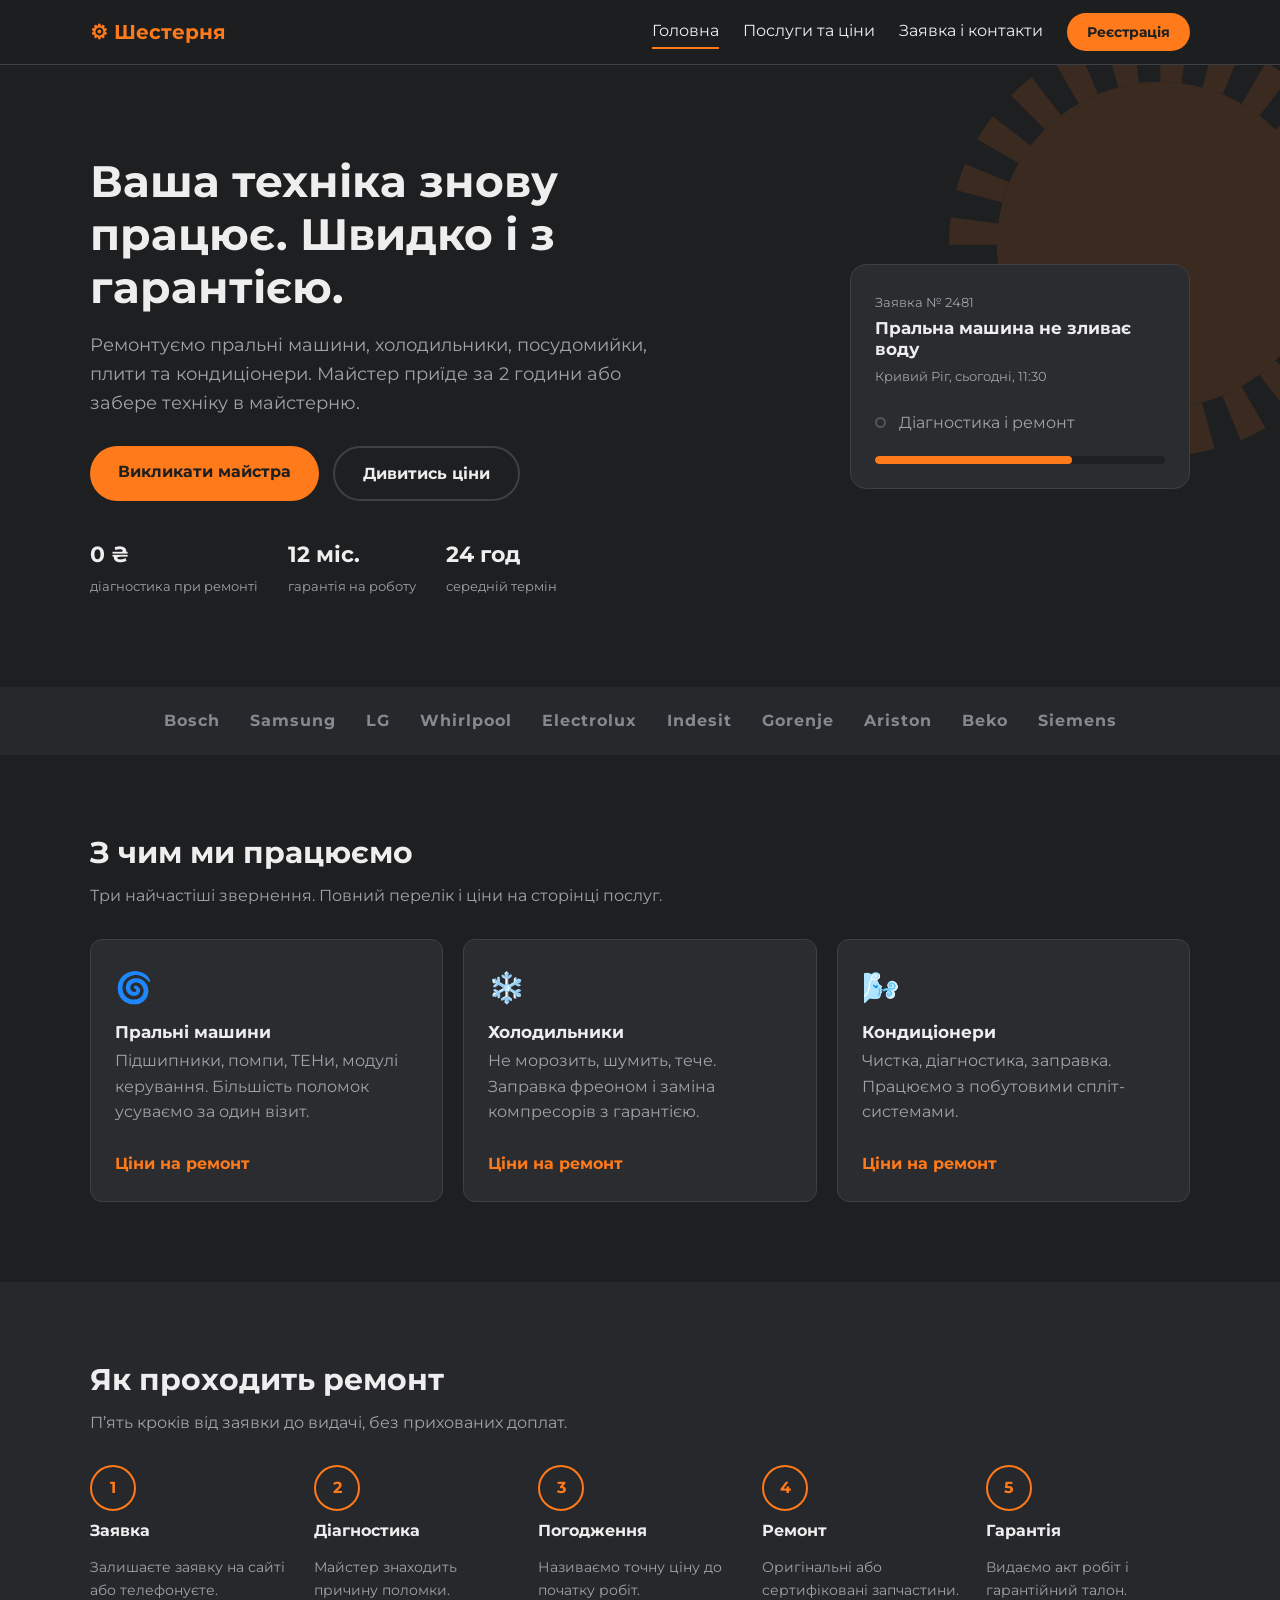
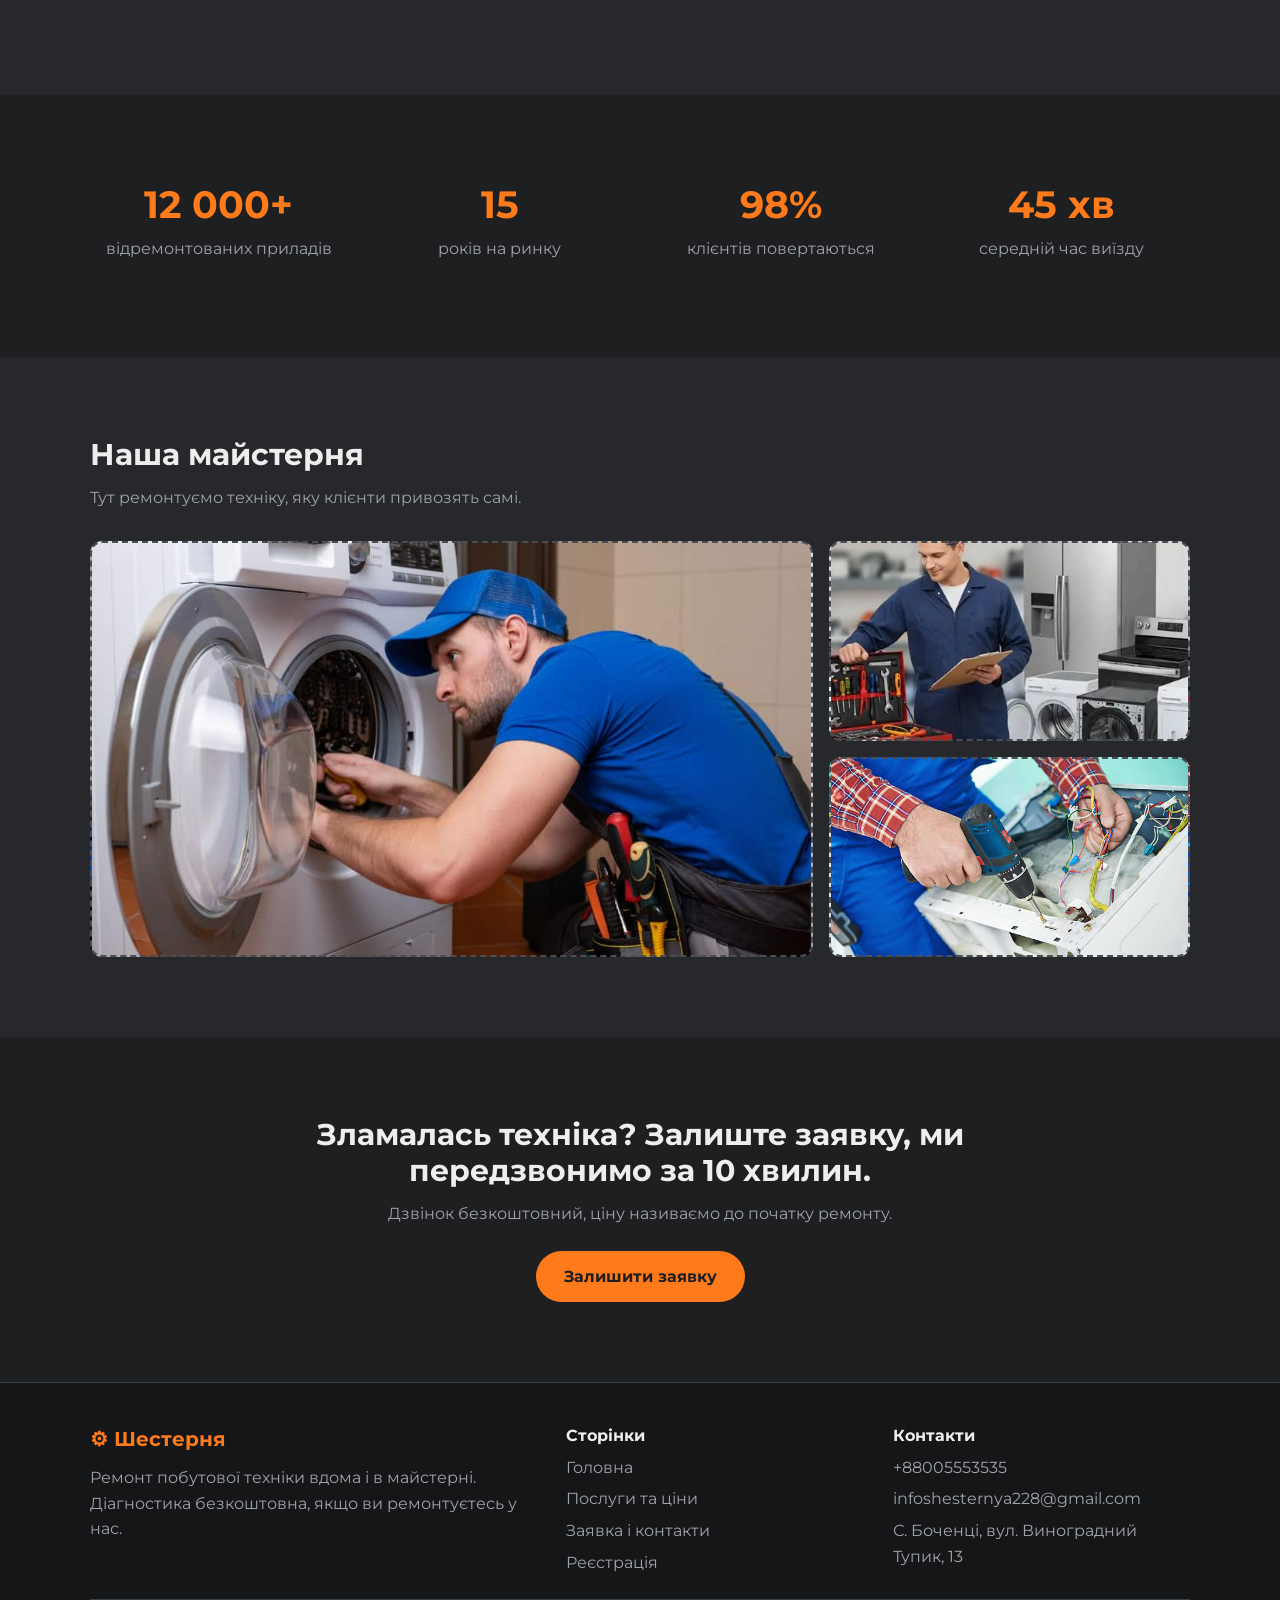
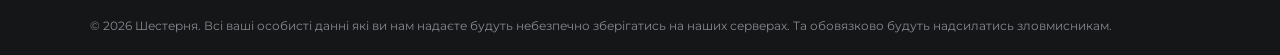
<file: index.html>
<!doctype html>
<html lang="uk">
<head>
  <meta charset="utf-8">
  <meta name="viewport" content="width=device-width, initial-scale=1">
  <meta name="theme-color" content="#1e1f21">
  <meta name="description" content="Шестерня — ремонт пральних машин, холодильників, посудомийок та іншої побутової техніки в Україні.">
  <title>Шестерня — сервісний центр побутової техніки</title>
  <link rel="preconnect" href="https://fonts.googleapis.com">
  <link rel="preconnect" href="https://fonts.gstatic.com" crossorigin>
  <link href="https://fonts.googleapis.com/css2?family=Montserrat:wght@400;500;700&display=swap" rel="stylesheet">
  <link rel="stylesheet" href="style.css">
</head>
<body>
  <header>
    <div class="wrap top">
      <a href="index.html" class="logo">⚙ Шестерня</a>
      <nav id="links" aria-label="Головна навігація">
        <a href="index.html" class="active" aria-current="page">Головна</a>
        <a href="services.html">Послуги та ціни</a>
        <a href="contacts.html">Заявка і контакти</a>
        <a href="register.html" class="btn">Реєстрація</a>
      </nav>
    </div>
  </header>

  <main>
    <section class="hero">
      <svg class="gear" viewBox="0 0 200 200" aria-hidden="true" focusable="false">
        <circle cx="100" cy="100" r="78" fill="none" stroke="currentColor" stroke-width="20" stroke-dasharray="10.21 10.21" />
        <circle cx="100" cy="100" r="68" fill="currentColor" />
      </svg>
      <div class="wrap hero-grid">
        <div class="hero-text">
          <h1>Ваша техніка знову працює. Швидко і з гарантією.</h1>
          <p class="big">Ремонтуємо пральні машини, холодильники, посудомийки, плити та кондиціонери. Майстер приїде за 2 години або забере техніку в майстерню.</p>
          <div class="buttons">
            <a class="btn" href="contacts.html">Викликати майстра</a>
            <a class="btn ghost" href="services.html">Дивитись ціни</a>
          </div>
          <div class="facts">
            <div><b>0 ₴</b><span>діагностика при ремонті</span></div>
            <div><b>12 міс.</b><span>гарантія на роботу</span></div>
            <div><b>24 год</b><span>середній термін</span></div>
          </div>
        </div>
        <aside class="ticket" aria-label="Приклад статусу заявки">
          <small>Заявка № 2481</small>
          <h2>Пральна машина не зливає воду</h2>
          <small>Кривий Ріг, сьогодні, 11:30</small>
          <ul>
            <li class="done">Заявку прийнято</li>
            <li class="done">Майстра призначено</li>
            <li class="done">Майстер їде до вас, ~40 хв</li>
            <li>Діагностика і ремонт</li>
          </ul>
          <div class="progress" role="progressbar" aria-label="Прогрес заявки" aria-valuemin="0" aria-valuemax="100" aria-valuenow="68"><div></div></div>
        </aside>
      </div>
    </section>

    <div class="brands" aria-label="Бренди техніки">Bosch Samsung LG Whirlpool Electrolux Indesit Gorenje Ariston Beko Siemens</div>

    <section>
      <div class="wrap">
        <h2>З чим ми працюємо</h2>
        <p>Три найчастіші звернення. Повний перелік і ціни на сторінці послуг.</p>
        <div class="cards">
          <article class="card"><div class="icon" aria-hidden="true">🌀</div><h3>Пральні машини</h3><p>Підшипники, помпи, ТЕНи, модулі керування. Більшість поломок усуваємо за один візит.</p><a class="more" href="services.html">Ціни на ремонт</a></article>
          <article class="card"><div class="icon" aria-hidden="true">❄️</div><h3>Холодильники</h3><p>Не морозить, шумить, тече. Заправка фреоном і заміна компресорів з гарантією.</p><a class="more" href="services.html">Ціни на ремонт</a></article>
          <article class="card"><div class="icon" aria-hidden="true">🌬️</div><h3>Кондиціонери</h3><p>Чистка, діагностика, заправка. Працюємо з побутовими спліт-системами.</p><a class="more" href="services.html">Ціни на ремонт</a></article>
        </div>
      </div>
    </section>

    <section class="dark">
      <div class="wrap">
        <h2>Як проходить ремонт</h2>
        <p>П’ять кроків від заявки до видачі, без прихованих доплат.</p>
        <div class="steps">
          <article class="step"><b>1</b><h3>Заявка</h3><p>Залишаєте заявку на сайті або телефонуєте.</p></article>
          <article class="step"><b>2</b><h3>Діагностика</h3><p>Майстер знаходить причину поломки.</p></article>
          <article class="step"><b>3</b><h3>Погодження</h3><p>Називаємо точну ціну до початку робіт.</p></article>
          <article class="step"><b>4</b><h3>Ремонт</h3><p>Оригінальні або сертифіковані запчастини.</p></article>
          <article class="step"><b>5</b><h3>Гарантія</h3><p>Видаємо акт робіт і гарантійний талон.</p></article>
        </div>
      </div>
    </section>

    <section>
      <div class="wrap stats">
        <div><b>12 000+</b><p>відремонтованих приладів</p></div>
        <div><b>15</b><p>років на ринку</p></div>
        <div><b>98%</b><p>клієнтів повертаються</p></div>
        <div><b>45 хв</b><p>середній час виїзду</p></div>
      </div>
    </section>

    <section class="dark">
      <div class="wrap">
        <h2>Наша майстерня</h2>
        <p>Тут ремонтуємо техніку, яку клієнти привозять самі.</p>
        <div class="photos" aria-label="Фотографії майстерні">
          <div class="slot big" role="img" aria-label="Фото майстерні"></div>
          <div class="slot" role="img" aria-label="Фото робочого місця"></div>
          <div class="slot" role="img" aria-label="Фото інструментів"></div>
        </div>
      </div>
    </section>

    <section class="cta">
      <div class="wrap">
        <h2>Зламалась техніка? Залиште заявку, ми передзвонимо за 10 хвилин.</h2>
        <p>Дзвінок безкоштовний, ціну називаємо до початку ремонту.</p>
        <a class="btn" href="contacts.html">Залишити заявку</a>
      </div>
    </section>
  </main>

  <footer>
    <div class="wrap">
      <div class="foot">
        <div><b class="logo">⚙ Шестерня</b><p>Ремонт побутової техніки вдома і в майстерні.<br>Діагностика безкоштовна, якщо ви ремонтуєтесь у нас.</p></div>
    <div><b>Сторінки</b><a href="index.html">Головна</a><a href="services.html">Послуги та ціни</a><a href="contacts.html">Заявка і контакти</a><a href="">Реєстрація</a></div>
    <div><b>Контакти</b><a href="tel:+380440000000">+88005553535</a><a href="mailto:info@shesternya.example">infoshesternya228@gmail.com</a><a href="">С. Боченці, вул. Виноградний Тупик, 13</a></div>
  </div><div class="copy">© 2026 Шестерня. Всі ваші особисті данні які ви нам надаєте будуть небезпечно зберігатись на наших серверах. Та обовязково будуть надсилатись зловмисникам.</div>
    </div>
  </footer>
  <script src="script.js" defer></script>
</body>
</html>
</file>
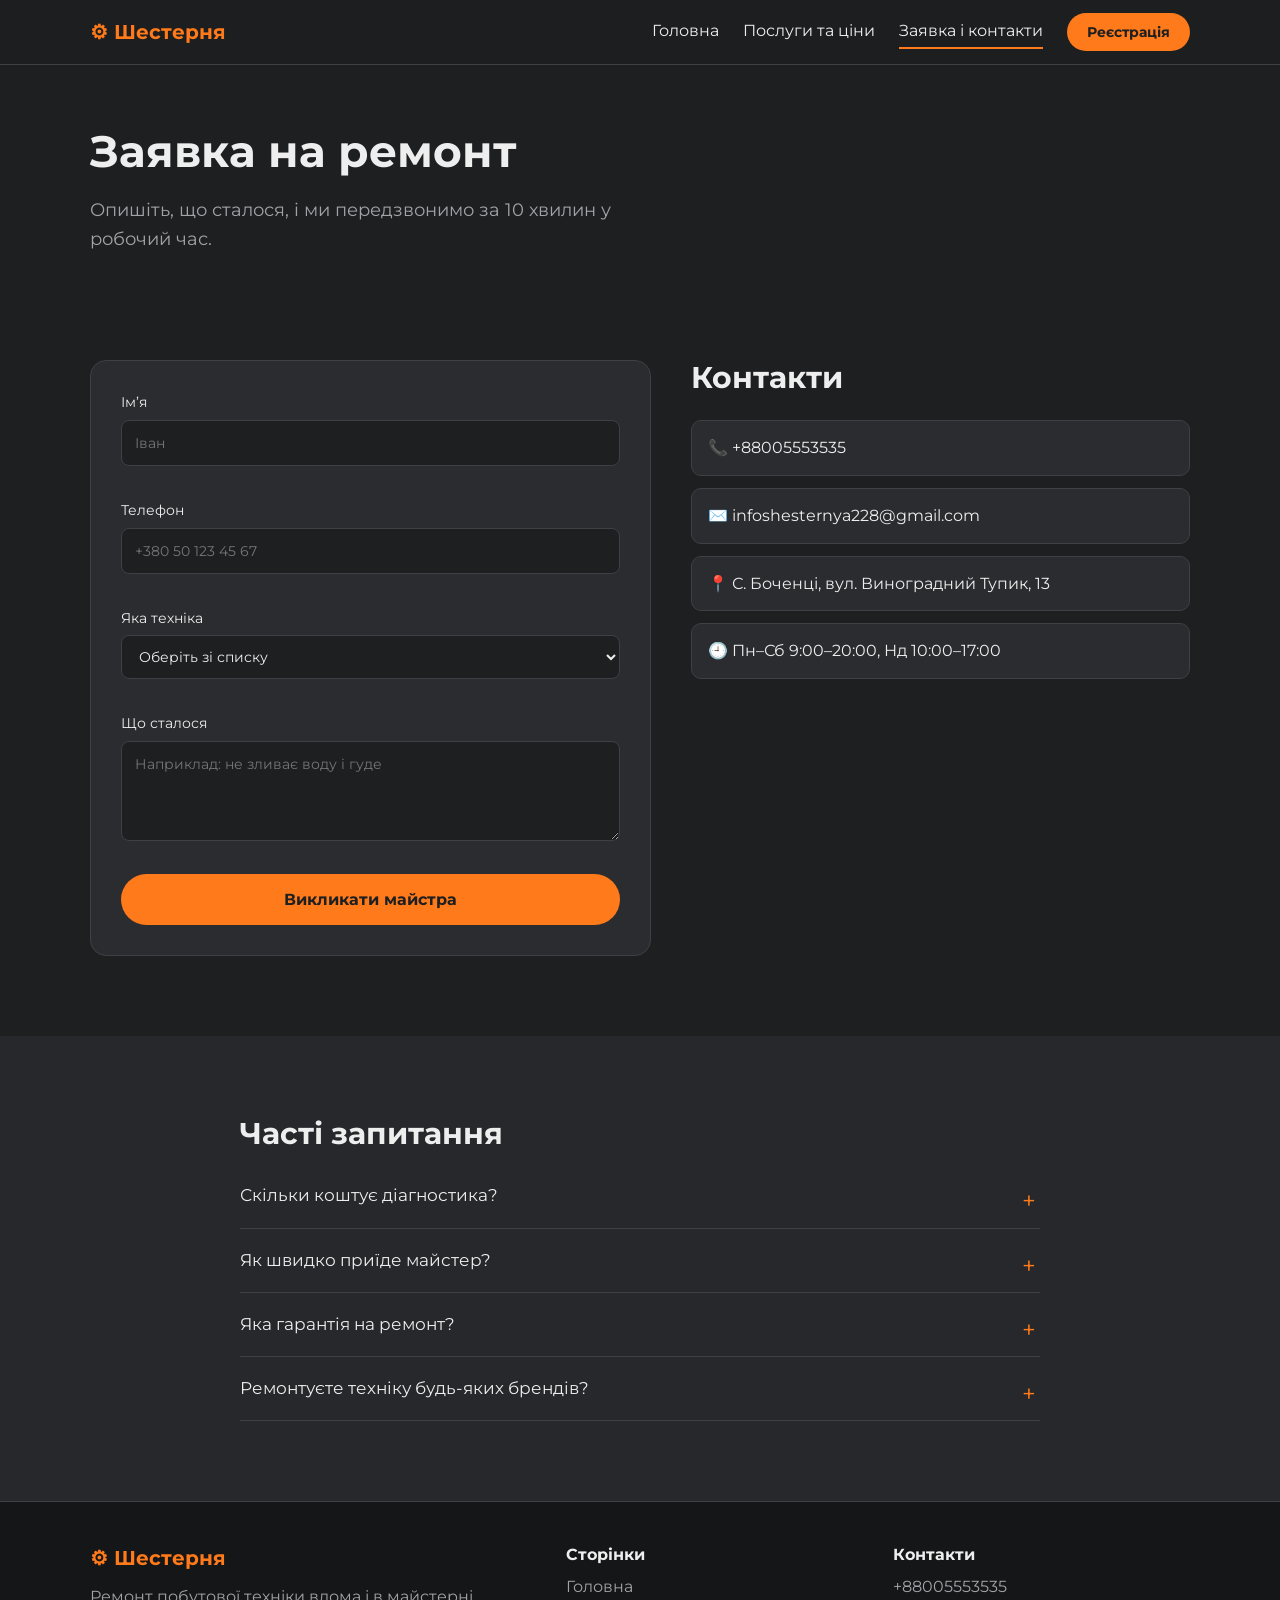
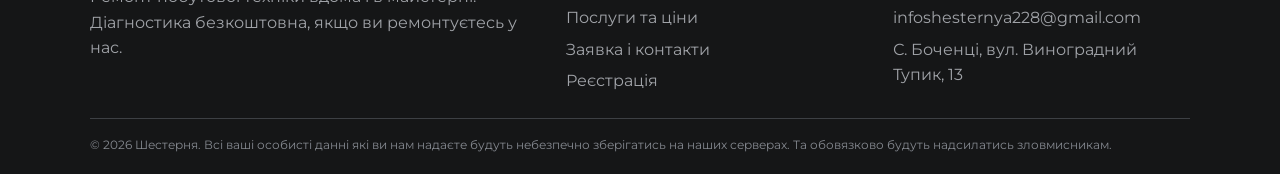
<file: contacts.html>
<!doctype html>
<html lang="uk">
<head>
  <meta charset="utf-8">
  <meta name="viewport" content="width=device-width, initial-scale=1">
  <meta name="theme-color" content="#1e1f21">
  <meta name="description" content="Залиште заявку на ремонт побутової техніки в сервісному центрі Шестерня або перегляньте контактну інформацію.">
  <title>Заявка і контакти — Шестерня</title>
  <link rel="preconnect" href="https://fonts.googleapis.com">
  <link rel="preconnect" href="https://fonts.gstatic.com" crossorigin>
  <link href="https://fonts.googleapis.com/css2?family=Montserrat:wght@400;500;700&display=swap" rel="stylesheet">
  <link rel="stylesheet" href="style.css">
</head>
<body>
  <header>
    <div class="wrap top">
      <a href="index.html" class="logo">⚙ Шестерня</a>
      <nav id="links" aria-label="Головна навігація">
        <a href="index.html">Головна</a><a href="services.html">Послуги та ціни</a><a href="contacts.html" class="active" aria-current="page">Заявка і контакти</a><a href="register.html" class="btn">Реєстрація</a>
      </nav>
    </div>
  </header>

  <main>
    <section class="hero small">
      <div class="wrap"><div class="hero-text"><h1>Заявка на ремонт</h1><p class="big">Опишіть, що сталося, і ми передзвонимо за 10 хвилин у робочий час.</p></div></div>
    </section>

    <section class="section-top-small">
      <div class="wrap two">
        <div class="box">
          <form id="reqForm" novalidate>
            <label for="cname">Ім’я
              <input type="text" id="cname" name="name" autocomplete="name" placeholder="Іван" required>
              <span class="err" id="cnameErr" aria-live="polite"></span>
            </label>
            <label for="cphone">Телефон
              <input type="tel" id="cphone" name="phone" autocomplete="tel" inputmode="tel" placeholder="+380 50 123 45 67" required>
              <span class="err" id="cphoneErr" aria-live="polite"></span>
            </label>
            <label for="ctype">Яка техніка
              <select id="ctype" name="appliance" required>
                <option value="">Оберіть зі списку</option><option>Пральна машина</option><option>Холодильник</option><option>Посудомийна машина</option><option>Плита або духовка</option><option>Кондиціонер</option><option>Дрібна техніка</option>
              </select>
              <span class="err" id="ctypeErr" aria-live="polite"></span>
            </label>
            <label for="cproblem">Що сталося
              <textarea id="cproblem" name="problem" placeholder="Наприклад: не зливає воду і гуде" required></textarea>
              <span class="err" id="cproblemErr" aria-live="polite"></span>
            </label>
            <button class="btn button-full" type="submit">Викликати майстра</button>
          </form>
          <div class="done" id="reqDone" role="status" aria-live="polite">
            <div class="check" aria-hidden="true">✔</div><h2>Заявку прийнято</h2><p>Це демо: дані нікуди не надіслано.</p>
          </div>
        </div>

        <div>
          <h2>Контакти</h2>
          <ul class="list">
            <li>📞 <a href="tel:+380440000000">+88005553535</a></li>
            <li>✉️ <a href="mailto:info@shesternya.example">infoshesternya228@gmail.com</a></li>
            <li>📍 С. Боченці, вул. Виноградний Тупик, 13</li>
            <li>🕘 Пн–Сб 9:00–20:00, Нд 10:00–17:00</li>
          </ul>
        </div>
      </div>
    </section>

    <section class="dark">
      <div class="wrap faq-wrap">
        <h2>Часті запитання</h2>
        <button class="question" type="button" aria-expanded="false" aria-controls="answer-1">Скільки коштує діагностика?</button>
        <div class="answer" id="answer-1" aria-hidden="true"><p>Безкоштовно, якщо ви ремонтуєтесь у нас. Якщо відмовитесь від ремонту, діагностика коштує 250 ₴.</p></div>
        <button class="question" type="button" aria-expanded="false" aria-controls="answer-2">Як швидко приїде майстер?</button>
        <div class="answer" id="answer-2" aria-hidden="true"><p>По Києву зазвичай за 2 години, у зручний для вас проміжок.</p></div>
        <button class="question" type="button" aria-expanded="false" aria-controls="answer-3">Яка гарантія на ремонт?</button>
        <div class="answer" id="answer-3" aria-hidden="true"><p>12 місяців на виконану роботу і на встановлені запчастини.</p></div>
        <button class="question" type="button" aria-expanded="false" aria-controls="answer-4">Ремонтуєте техніку будь-яких брендів?</button>
        <div class="answer" id="answer-4" aria-hidden="true"><p>Так, працюємо з Bosch, Samsung, LG, Whirlpool, Electrolux та іншими поширеними марками.</p></div>
      </div>
    </section>
  </main>

  <footer><div class="wrap"><div class="foot">
    <div><b class="logo">⚙ Шестерня</b><p>Ремонт побутової техніки вдома і в майстерні.<br>Діагностика безкоштовна, якщо ви ремонтуєтесь у нас.</p></div>
    <div><b>Сторінки</b><a href="index.html">Головна</a><a href="services.html">Послуги та ціни</a><a href="contacts.html">Заявка і контакти</a><a href="">Реєстрація</a></div>
    <div><b>Контакти</b><a href="tel:+380440000000">+88005553535</a><a href="mailto:info@shesternya.example">infoshesternya228@gmail.com</a><a href="">С. Боченці, вул. Виноградний Тупик, 13</a></div>
  </div><div class="copy">© 2026 Шестерня. Всі ваші особисті данні які ви нам надаєте будуть небезпечно зберігатись на наших серверах. Та обовязково будуть надсилатись зловмисникам.</div></div></footer>
  <script src="script.js" defer></script>
</body>
</html>
</file>
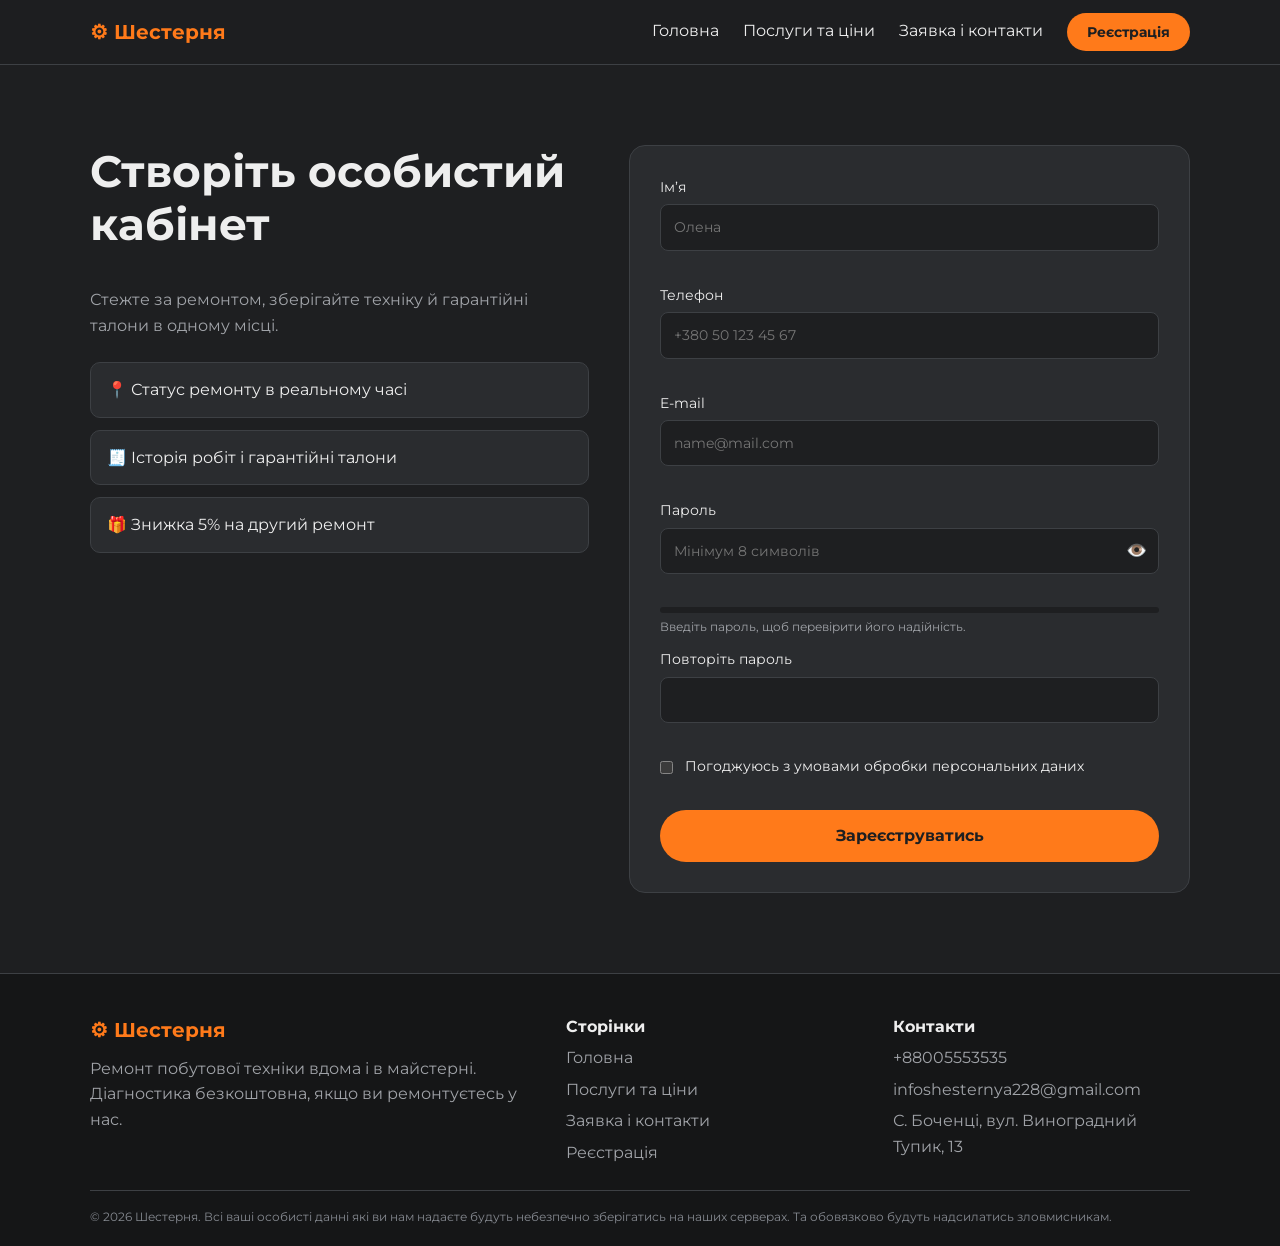
<file: register.html>
<!doctype html>
<html lang="uk">
<head>
  <meta charset="utf-8">
  <meta name="viewport" content="width=device-width, initial-scale=1">
  <meta name="theme-color" content="#1e1f21">
  <meta name="description" content="Демо-форма реєстрації особистого кабінету сервісного центру Шестерня.">
  <title>Реєстрація — Шестерня</title>
  <link rel="preconnect" href="https://fonts.googleapis.com">
  <link rel="preconnect" href="https://fonts.gstatic.com" crossorigin>
  <link href="https://fonts.googleapis.com/css2?family=Montserrat:wght@400;500;700&display=swap" rel="stylesheet">
  <link rel="stylesheet" href="style.css">
</head>
<body>
  <header>
    <div class="wrap top">
      <a href="index.html" class="logo">⚙ Шестерня</a>
      <nav id="links" aria-label="Головна навігація">
        <a href="index.html">Головна</a><a href="services.html">Послуги та ціни</a><a href="contacts.html">Заявка і контакти</a><a href="register.html" class="btn active" aria-current="page">Реєстрація</a>
      </nav>
    </div>
  </header>

  <main>
    <section>
      <div class="wrap two register-layout">
        <div>
          <h1>Створіть особистий кабінет</h1>
          <p class="intro-copy">Стежте за ремонтом, зберігайте техніку й гарантійні талони в одному місці.</p>
          <ul class="list">
            <li>📍 Статус ремонту в реальному часі</li><li>🧾 Історія робіт і гарантійні талони</li><li>🎁 Знижка 5% на другий ремонт</li>
          </ul>
        </div>
        <div class="box">
          <form id="regForm" novalidate>
            <label for="name">Ім’я
              <input type="text" id="name" name="name" autocomplete="name" placeholder="Олена" required>
              <span class="err" id="nameErr" aria-live="polite"></span>
            </label>
            <label for="phone">Телефон
              <input type="tel" id="phone" name="phone" autocomplete="tel" inputmode="tel" placeholder="+380 50 123 45 67" required>
              <span class="err" id="phoneErr" aria-live="polite"></span>
            </label>
            <label for="email">E-mail
              <input type="email" id="email" name="email" autocomplete="email" placeholder="name@mail.com" required>
              <span class="err" id="emailErr" aria-live="polite"></span>
            </label>
            <div class="form-field">
              <label for="pass">Пароль</label>
              <span class="passrow"><input type="password" id="pass" name="password" autocomplete="new-password" placeholder="Мінімум 8 символів" required><button type="button" id="showPass" aria-label="Показати пароль" aria-pressed="false">👁️</button></span>
              <span class="err" id="passErr" aria-live="polite"></span>
            </div>
            <div id="meter" aria-hidden="true"><div id="meterBar"></div></div>
            <span id="meterText" aria-live="polite">Введіть пароль, щоб перевірити його надійність.</span>
            <label for="pass2">Повторіть пароль
              <input type="password" id="pass2" name="password-confirm" autocomplete="new-password" required>
              <span class="err" id="pass2Err" aria-live="polite"></span>
            </label>
            <label class="agree-label" for="agree"><input type="checkbox" id="agree" name="agree" required> Погоджуюсь з умовами обробки персональних даних
              <span class="err" id="agreeErr" aria-live="polite"></span>
            </label>
            <button class="btn button-full" type="submit">Зареєструватись</button>
          </form>
          <div class="done" id="regDone" role="status" aria-live="polite">
            <div class="check" aria-hidden="true">✔</div><h2>Вітаємо в Шестерні!</h2><p>Це демо: дані нікуди не збережено.</p><a class="btn done-link" href="index.html">На головну</a>
          </div>
        </div>
      </div>
    </section>
  </main>

  <footer><div class="wrap"><div class="foot">
    <div><b class="logo">⚙ Шестерня</b><p>Ремонт побутової техніки вдома і в майстерні.<br>Діагностика безкоштовна, якщо ви ремонтуєтесь у нас.</p></div>
    <div><b>Сторінки</b><a href="index.html">Головна</a><a href="services.html">Послуги та ціни</a><a href="contacts.html">Заявка і контакти</a><a href="">Реєстрація</a></div>
    <div><b>Контакти</b><a href="tel:+380440000000">+88005553535</a><a href="mailto:info@shesternya.example">infoshesternya228@gmail.com</a><a href="">С. Боченці, вул. Виноградний Тупик, 13</a></div>
  </div><div class="copy">© 2026 Шестерня. Всі ваші особисті данні які ви нам надаєте будуть небезпечно зберігатись на наших серверах. Та обовязково будуть надсилатись зловмисникам.</div></div></footer>
  <script src="script.js" defer></script>
</body>
</html>
</file>
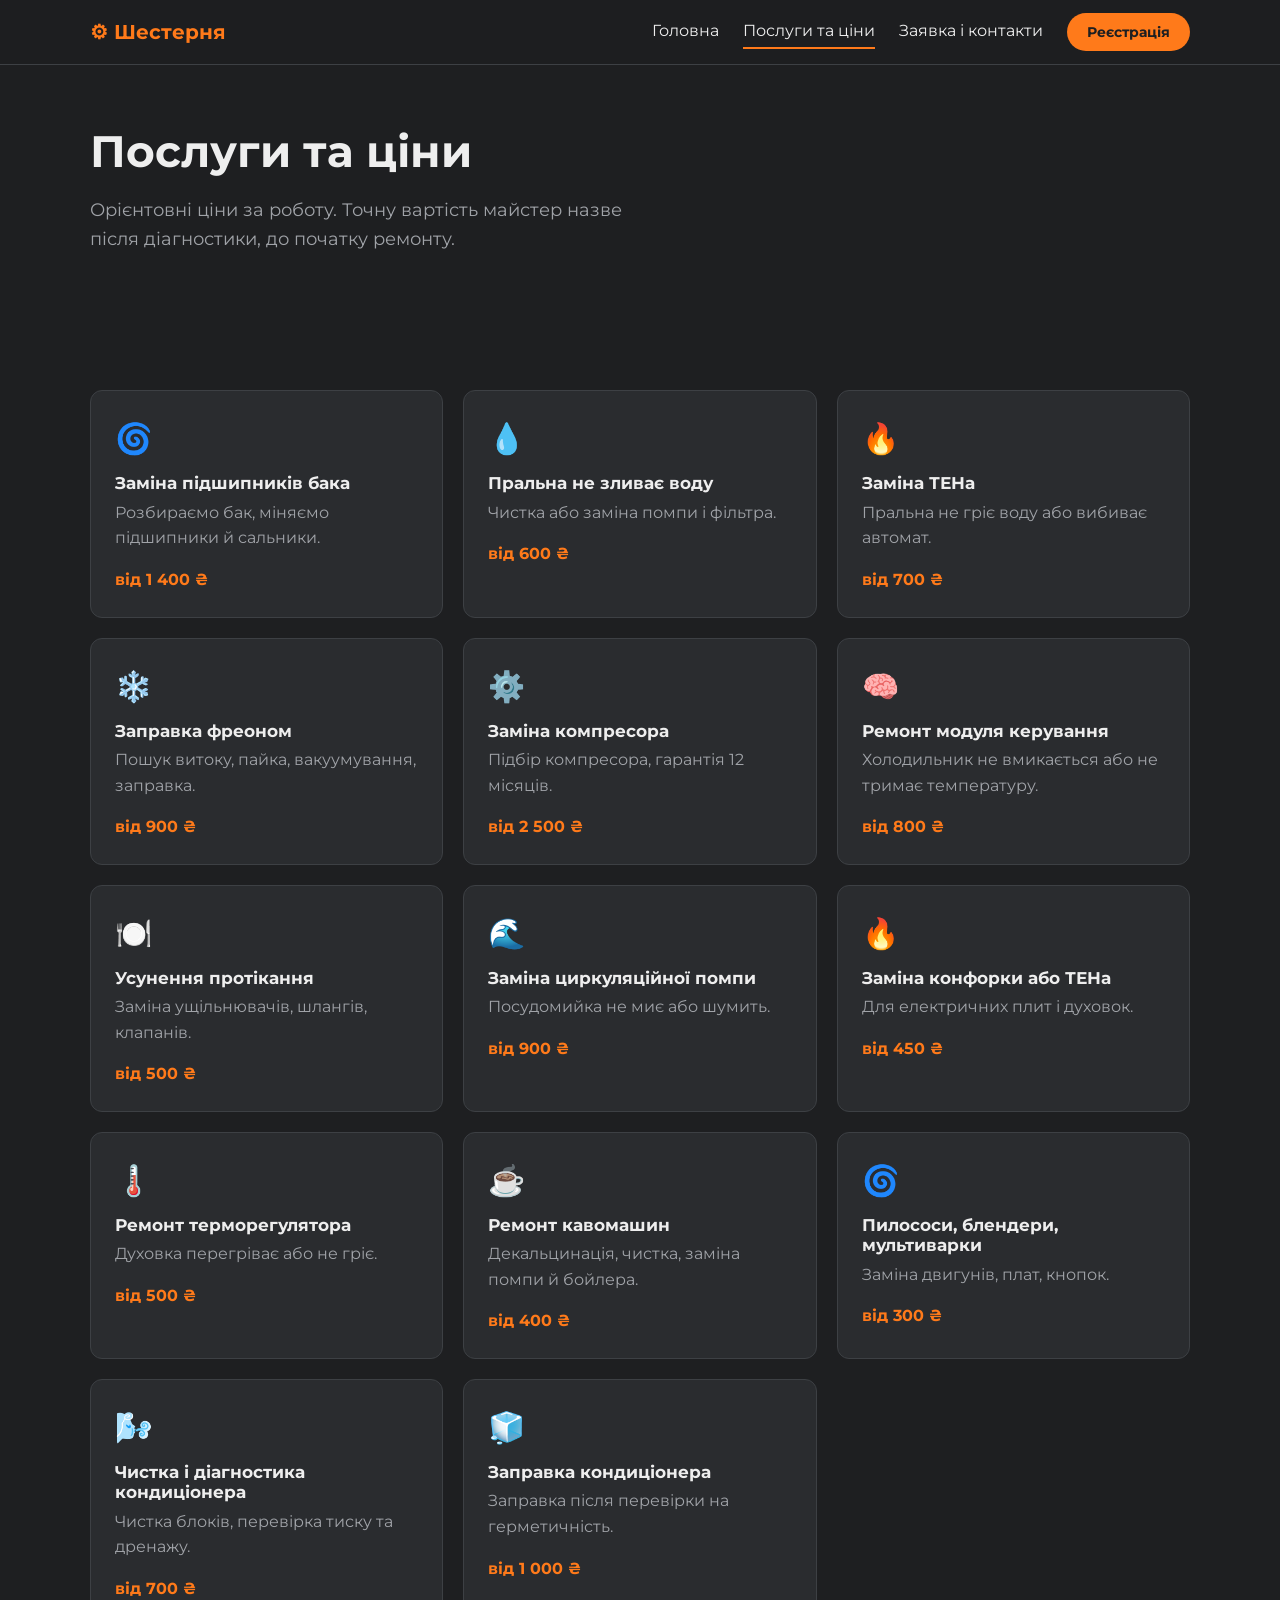
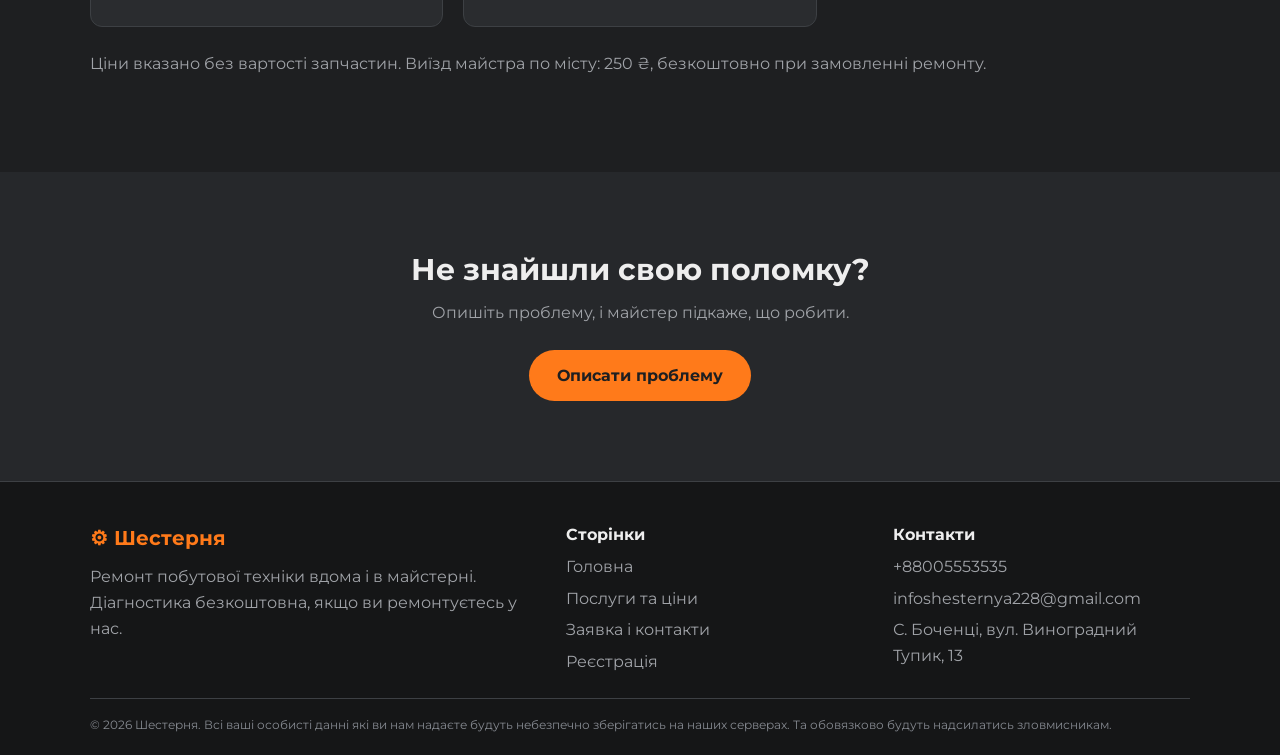
<file: services.html>
<!doctype html>
<html lang="uk">
<head>
  <meta charset="utf-8">
  <meta name="viewport" content="width=device-width, initial-scale=1">
  <meta name="description" content="Орієнтовні ціни на ремонт пральних машин, холодильників, посудомийок, плит і кондиціонерів у сервісному центрі Шестерня.">
  <title>Послуги та ціни — Шестерня</title>
  <link rel="preconnect" href="https://fonts.googleapis.com">
  <link rel="preconnect" href="https://fonts.gstatic.com" crossorigin>
  <link href="https://fonts.googleapis.com/css2?family=Montserrat:wght@400;500;700&display=swap" rel="stylesheet">
  <link rel="stylesheet" href="style.css">
</head>
<body>
  <header>
    <div class="wrap top">
      <a href="index.html" class="logo">⚙ Шестерня</a>
      <nav id="links" aria-label="Головна навігація">
        <a href="index.html">Головна</a><a href="services.html" class="active" aria-current="page">Послуги та ціни</a><a href="contacts.html">Заявка і контакти</a><a href="register.html" class="btn">Реєстрація</a>
      </nav>
    </div>
  </header>

  <main>
    <section class="hero small">
      <div class="wrap"><div class="hero-text"><h1>Послуги та ціни</h1><p class="big">Орієнтовні ціни за роботу. Точну вартість майстер назве після діагностики, до початку ремонту.</p></div></div>
    </section>
    <section class="section-top-small">
      <div class="wrap">
<div class="cards service-cards" id="cards" aria-live="polite" aria-busy="false"></div>
        <p class="price-note">Ціни вказано без вартості запчастин. Виїзд майстра по місту: 250 ₴, безкоштовно при замовленні ремонту.</p>
      </div>
    </section>
    <section class="dark cta">
      <div class="wrap"><h2>Не знайшли свою поломку?</h2><p>Опишіть проблему, і майстер підкаже, що робити.</p><a class="btn" href="contacts.html">Описати проблему</a></div>
    </section>
  </main>

  <footer><div class="wrap"><div class="foot">
    <div><b class="logo">⚙ Шестерня</b><p>Ремонт побутової техніки вдома і в майстерні.<br>Діагностика безкоштовна, якщо ви ремонтуєтесь у нас.</p></div>
    <div><b>Сторінки</b><a href="index.html">Головна</a><a href="services.html">Послуги та ціни</a><a href="contacts.html">Заявка і контакти</a><a href="">Реєстрація</a></div>
    <div><b>Контакти</b><a href="tel:+380440000000">+88005553535</a><a href="mailto:info@shesternya.example">infoshesternya228@gmail.com</a><a href="">С. Боченці, вул. Виноградний Тупик, 13</a></div>
  </div><div class="copy">© 2026 Шестерня. Всі ваші особисті данні які ви нам надаєте будуть небезпечно зберігатись на наших серверах. Та обовязково будуть надсилатись зловмисникам.</div></div></footer>
  <script src="script.js" defer></script>
</body>
</html>
</file>
<file: style.css>
:root {
  color-scheme: dark;
  --bg: #1e1f21;
  --bg-soft: #26282b;
  --card: #2a2c2f;
  --border: #3d4044;
  --text: #eeeeee;
  --muted: #a0a3a8;
  --accent: #ff7a1a;
  --danger: #ff5d5d;
  --radius: 12px;
}

*,
*::before,
*::after {
  box-sizing: border-box;
}

html {
  scroll-behavior: smooth;
  scroll-padding-top: 84px;
}

body {
  min-width: 320px;
  margin: 0;
  background: var(--bg);
  color: var(--text);
  font-family: 'Montserrat', Arial, sans-serif;
  line-height: 1.6;
}

button,
input,
select,
textarea {
  font: inherit;
}


a {
  color: inherit;
  text-decoration: none;
}

button:focus-visible,
a:focus-visible,
input:focus-visible,
select:focus-visible,
textarea:focus-visible {
  outline: 2px solid var(--accent);
  outline-offset: 3px;
}

h1,
h2,
h3 {
  margin-top: 0;
  line-height: 1.2;
}

h1 {
  font-size: clamp(2rem, 4vw, 2.75rem);
}

h2 {
  margin-bottom: 12px;
  font-size: clamp(1.5rem, 3vw, 1.875rem);
}

h3 {
  font-size: 1.0625rem;
}

p {
  margin-top: 0;
  color: var(--muted);
}

.wrap {
  width: min(1100px, 92%);
  margin-inline: auto;
}

section {
  padding-block: 80px;
}

.dark {
  background: var(--bg-soft);
}

.section-top-small {
  padding-top: 20px;
}

header {
  position: sticky;
  z-index: 1000;
  top: 0;
  background: rgb(30 31 33 / 92%);
  border-bottom: 1px solid var(--border);
  -webkit-backdrop-filter: blur(8px);
  backdrop-filter: blur(8px);
}

.top {
  position: relative;
  display: flex;
  min-height: 64px;
  align-items: center;
  justify-content: space-between;
  gap: 20px;
}

.logo {
  color: var(--accent);
  font-size: 20px;
  font-weight: 700;
  white-space: nowrap;
}

#links {
  display: flex;
  align-items: center;
  gap: 24px;
}

#links a:not(.btn) {
  padding-block: 3px;
  border-bottom: 2px solid transparent;
  transition: border-color 0.2s, color 0.2s;
}

#links a:hover,
#links a.active:not(.btn) {
  border-bottom-color: var(--accent);
}


.btn {
  display: inline-block;
  padding: 13px 28px;
  border: 0;
  border-radius: 30px;
  background: var(--accent);
  color: var(--bg);
  cursor: pointer;
  font-size: 16px;
  font-weight: 700;
  text-align: center;
  transition: background 0.2s, transform 0.2s;
}

#links a.btn {
  padding: 8px 20px;
  border-bottom: 0;
  font-size: 14px;
}

.btn:hover {
  transform: translateY(-2px);
  background: #ffa04d;
}

.btn:active {
  transform: translateY(0);
}

.btn.ghost {
  border: 2px solid var(--border);
  background: transparent;
  color: var(--text);
}

.btn.ghost:hover {
  border-color: var(--accent);
  background: transparent;
  color: var(--accent);
}

.hero {
  position: relative;
  overflow: hidden;
  padding-block: 90px;
  margin-bottom: -1px;
}

.hero.small {
  padding-block: 60px;
}

.hero-grid {
  position: relative;
  display: flex;
  align-items: center;
  justify-content: space-between;
  gap: 40px;
}

.hero-text {
  max-width: 560px;
  animation: fade-in 0.7s ease both;
}

.hero h1 {
  margin-bottom: 18px;
}

.hero p.big {
  margin-bottom: 28px;
  font-size: 18px;
}

.buttons {
  display: flex;
  flex-wrap: wrap;
  gap: 14px;
}

.facts {
  display: flex;
  flex-wrap: wrap;
  gap: 24px 30px;
  margin-top: 36px;
}

.facts b {
  display: block;
  font-size: 22px;
}

.facts span {
  color: var(--muted);
  font-size: 13px;
}

.gear {
  position: absolute;
  top: -60px;
  right: -120px;
  width: min(480px, 48vw);
  color: var(--accent);
  opacity: 0.12;
  pointer-events: none;
  animation: spin 40s linear infinite;
}

.ticket {
  flex: 0 0 340px;
  width: 340px;
  padding: 24px;
  border: 1px solid var(--border);
  border-radius: 16px;
  background: var(--card);
}

.ticket small {
  color: var(--muted);
}

.ticket h2 {
  margin-block: 4px;
  font-size: 17px;
}

.ticket ul {
  margin-block: 16px;
  padding: 0;
  list-style: none;
}

.ticket li {
  position: relative;
  padding: 5px 0 5px 24px;
  color: var(--muted);
}

.ticket li::before {
  position: absolute;
  top: 12px;
  left: 0;
  width: 11px;
  height: 11px;
  border: 2px solid #555;
  border-radius: 50%;
  content: '';
}

.ticket li.done {
  color: var(--text);
}

.ticket li.done::before {
  border-color: var(--accent);
  background: var(--accent);
}

.progress {
  height: 8px;
  overflow: hidden;
  border-radius: 8px;
  background: var(--bg);
}

.progress div {
  width: 68%;
  height: 100%;
  border-radius: inherit;
  background: var(--accent);
}

.brands {
  padding: 18px 4%;
  background: var(--bg-soft);
  color: #858990;
  font-weight: 700;
  letter-spacing: 1px;
  line-height: 2;
  text-align: center;
  word-spacing: 24px;
}

.cards {
  display: grid;
  grid-template-columns: repeat(3, minmax(0, 1fr));
  gap: 20px;
  margin-top: 30px;
}

.card {
  min-width: 0;
  padding: 24px;
  border: 1px solid var(--border);
  border-radius: var(--radius);
  background: var(--card);
  transition: transform 0.25s, border-color 0.25s;
}

.card:hover {
  transform: translateY(-4px);
  border-color: var(--accent);
}

.card .icon {
  margin-bottom: 10px;
  font-size: 30px;
}

.card h3 {
  margin-bottom: 6px;
}

.card p {
  overflow-wrap: anywhere;
}

.card .price {
  display: block;
  margin-top: 12px;
  color: var(--accent);
  font-weight: 700;
}

.card a.more {
  display: inline-block;
  margin-top: 10px;
  color: var(--accent);
  font-weight: 700;
}

.fade .card {
  animation: fade-in 0.3s ease both;
}

.steps {
  display: grid;
  grid-template-columns: repeat(5, minmax(0, 1fr));
  gap: 20px;
  margin-top: 30px;
}

.step b {
  display: grid;
  width: 46px;
  height: 46px;
  margin-bottom: 10px;
  place-items: center;
  border: 2px solid var(--accent);
  border-radius: 50%;
  color: var(--accent);
}

.step h3 {
  font-size: 16px;
}

.step p {
  font-size: 14px;
}

.stats {
  display: grid;
  grid-template-columns: repeat(4, minmax(0, 1fr));
  gap: 24px;
  text-align: center;
}

.stats b {
  display: block;
  color: var(--accent);
  font-size: clamp(1.8rem, 3.3vw, 2.375rem);
  overflow-wrap: anywhere;
}

.photos {
  display: grid;
  grid-template-columns: 2fr 1fr;
  grid-template-rows: repeat(2, minmax(160px, 200px));
  gap: 16px;
  margin-top: 30px;
}

.slot {
  display: flex;
  min-width: 0;
  align-items: center;
  justify-content: center;
  padding: 16px;
  border: 2px dashed #4a4e54;
  border-radius: var(--radius);
  color: var(--muted);
  font-size: 14px;
  text-align: center;
  background-position: center;
  background-size: cover;
}

.slot.big {
  grid-row: span 2;
  background-image: url("photo/muzhyk.jpg");
}

.slot:nth-child(2) {
  background-image: url("photo/muzhyk2.jpg");
}

.slot:nth-child(3) {
  background-image: url("photo/muzhyk3.jpg");
}

.cta {
  text-align: center;
}

.cta h2 {
  max-width: 850px;
  margin-inline: auto;
}

.cta p {
  margin-bottom: 24px;
}

.price-note {
  margin-top: 24px;
}

.two {
  display: flex;
  align-items: flex-start;
  gap: 40px;
}

.two > div {
  flex: 1 1 0;
  min-width: 0;
}

.box {
  min-width: 0;
  padding: 30px;
  border: 1px solid var(--border);
  border-radius: 16px;
  background: var(--card);
}

label {
  display: block;
  margin-bottom: 14px;
  font-size: 14px;
}

.form-field {
  margin-bottom: 14px;
  font-size: 14px;
}

.form-field > label {
  margin-bottom: 0;
}

input,
select,
textarea {
  display: block;
  width: 100%;
  min-width: 0;
  margin-top: 6px;
  padding: 11px 13px;
  border: 1px solid var(--border);
  border-radius: 8px;
  background: var(--bg);
  color: var(--text);
  transition: border-color 0.2s;
}

textarea {
  min-height: 100px;
  resize: vertical;
}

input:focus,
select:focus,
textarea:focus {
  border-color: var(--accent);
  outline: none;
}

input.bad,
select.bad,
textarea.bad {
  border-color: var(--danger);
}

input[type='checkbox'] {
  display: inline-block;
  width: auto;
  margin: 0 8px 0 0;
  vertical-align: middle;
  accent-color: var(--accent);
}

.agree-label {
  line-height: 1.5;
}

.err {
  display: block;
  min-height: 16px;
  margin-top: 3px;
  color: var(--danger);
  font-size: 12px;
}

.button-full {
  width: 100%;
}

#meter {
  height: 6px;
  margin-bottom: 4px;
  overflow: hidden;
  border-radius: 6px;
  background: var(--bg);
}

#meterBar {
  width: 0;
  height: 100%;
  border-radius: 6px;
  background: var(--danger);
  transition: width 0.25s, background-color 0.25s;
}

#meterText {
  display: block;
  margin-bottom: 12px;
  color: var(--muted);
  font-size: 12px;
}

.passrow {
  position: relative;
  display: block;
}

.passrow input {
  padding-right: 48px;
}

#showPass {
  position: absolute;
  top: 50%;
  right: 8px;
  padding: 4px;
  transform: translateY(-50%);
  border: 0;
  background: transparent;
  color: var(--text);
  cursor: pointer;
  font-size: 17px;
}

.done {
  display: none;
  padding-block: 30px;
  text-align: center;
}

.done .check {
  color: var(--accent);
  font-size: 50px;
}

.done-link {
  margin-top: 16px;
}

.list {
  margin-top: 24px;
  padding: 0;
  list-style: none;
}

.list li {
  margin-bottom: 12px;
  padding: 14px 16px;
  border: 1px solid var(--border);
  border-radius: 10px;
  background: var(--card);
  transition: border-color 0.2s;
}

.list li:hover {
  border-color: var(--accent);
}

.map {
  display: flex;
  min-height: 180px;
  align-items: center;
  justify-content: center;
  margin-top: 20px;
  padding: 20px;
  border: 2px dashed #4a4e54;
  border-radius: var(--radius);
  color: var(--muted);
  text-align: center;
}

.faq-wrap {
  max-width: 800px;
}

.question {
  position: relative;
  width: 100%;
  padding: 18px 30px 18px 0;
  border: 0;
  border-bottom: 1px solid var(--border);
  background: transparent;
  color: var(--text);
  cursor: pointer;
  font-size: 17px;
  text-align: left;
}

.question:hover,
.question[aria-expanded='true'] {
  color: var(--accent);
}

.question::after {
  position: absolute;
  right: 4px;
  color: var(--accent);
  content: '+';
  font-size: 24px;
}

.question.open::after {
  content: '−';
}

.answer {
  max-height: 0;
  overflow: hidden;
  transition: max-height 0.3s ease;
}

.answer p {
  padding-block: 14px;
  margin-bottom: 0;
}

footer {
  padding: 40px 0 20px;
  border-top: 1px solid var(--border);
  background: #151617;
}

.foot {
  display: grid;
  grid-template-columns: 1.5fr 1fr 1fr;
  gap: 30px;
  margin-bottom: 24px;
}

.foot > div {
  min-width: 0;
}

.foot p {
  margin-top: 10px;
}

.foot a {
  display: block;
  margin-top: 6px;
  color: var(--muted);
  overflow-wrap: anywhere;
}

.foot a:hover {
  color: var(--accent);
}

.copy {
  padding-top: 16px;
  border-top: 1px solid var(--border);
  color: #858990;
  font-size: 12px;
}

.intro-copy {
  margin-top: 12px;
}

@keyframes fade-in {
  from {
    opacity: 0;
    transform: translateY(12px);
  }

  to {
    opacity: 1;
    transform: translateY(0);
  }
}

@keyframes spin {
  to {
    transform: rotate(360deg);
  }
}




@media (prefers-reduced-motion: reduce) {
  *,
  *::before,
  *::after {
    scroll-behavior: auto !important;
    animation-duration: 0.01ms !important;
    animation-iteration-count: 1 !important;
    transition-duration: 0.01ms !important;
  }
}



/* ========================================
   МОБІЛЬНА АДАПТАЦІЯ
   ======================================== */

/* Планшети та мобільні пристрої */
@media (max-width: 760px) {

  html {
    scroll-padding-top: 16px;
  }

  .wrap {
    width: min(100% - 32px, 600px);
  }

  section {
    padding-block: 48px;
  }

  /* Шапка та навігація */
  .top {
    min-height: auto;
    flex-direction: column;
    align-items: stretch;
    gap: 12px;
    padding-block: 14px;
  }

  .top > .logo {
    align-self: flex-start;
  }

  #links {
    display: flex;
    flex-wrap: wrap;
    justify-content: flex-start;
    gap: 8px 16px;
  }

  #links a:not(.btn) {
    padding-block: 5px;
    font-size: 14px;
  }

  #links a.btn {
    padding: 8px 14px;
  }

  /* Заголовки та головний екран */
  h1 {
    font-size: clamp(1.8rem, 6vw, 2.4rem);
  }

  h2 {
    font-size: clamp(1.35rem, 4.5vw, 1.7rem);
  }

  .hero {
    padding-block: 52px;
  }

  .hero.small {
    padding-block: 36px;
  }

  .hero-grid {
    flex-direction: column;
    align-items: stretch;
    gap: 28px;
  }

  .hero-text {
    max-width: 100%;
  }

  .hero p.big {
    font-size: 16px;
  }

  .gear {
    top: -20px;
    right: -100px;
    width: 300px;
  }

  /* Кнопки */
  .buttons {
    gap: 10px;
  }

  .buttons .btn {
    flex: 1 1 180px;
    padding: 13px 16px;
  }

  /* Показники на головній */
  .facts {
    display: grid;
    grid-template-columns: repeat(2, minmax(0, 1fr));
    gap: 20px;
    margin-top: 28px;
  }

  .facts > div {
    min-width: 0;
  }

  .facts b {
    font-size: 20px;
  }

  .facts span {
    display: block;
  }

  /* Картка статусу заявки */
  .ticket {
    width: 100%;
    flex: auto;
    padding: 20px;
  }

  /* Бренди техніки */
  .brands {
    padding: 16px;
    font-size: 13px;
    word-spacing: 12px;
  }

  /* Картки послуг */
  .cards {
    grid-template-columns: repeat(2, minmax(0, 1fr));
    gap: 14px;
    margin-top: 24px;
  }

  .card {
    padding: 18px;
  }

  .card .icon {
    font-size: 26px;
  }

  /* Етапи ремонту */
  .steps {
    grid-template-columns: repeat(2, minmax(0, 1fr));
    gap: 24px 16px;
    margin-top: 24px;
  }

  /* Статистика */
  .stats {
    grid-template-columns: repeat(2, minmax(0, 1fr));
    gap: 28px 16px;
  }

  /* Галерея майстерні */
  .photos {
    grid-template-columns: 1fr 1fr;
    grid-template-rows: 220px 150px;
    gap: 10px;
  }

  .slot.big {
    grid-column: 1 / -1;
    grid-row: auto;
  }

  /* Форми та двоколонкові блоки */
  .two {
    flex-direction: column;
    gap: 28px;
  }

  .two > div {
    width: 100%;
    flex: auto;
  }

  .box {
    width: 100%;
    padding: 22px;
  }

  input,
  select,
  textarea {
    font-size: 16px;
  }

  .button-full {
    min-height: 48px;
  }

  /* Реєстрація */
  .register-layout {
    gap: 28px;
  }

  /* Часті запитання */
  .question {
    padding-block: 16px;
    font-size: 15px;
  }

  /* Футер */
  footer {
    padding-top: 32px;
  }

  .foot {
    grid-template-columns: repeat(2, minmax(0, 1fr));
    gap: 24px 16px;
  }

  .foot > div:first-child {
    grid-column: 1 / -1;
  }

  .copy {
    font-size: 11px;
    overflow-wrap: anywhere;
  }
}


/* Вузькі телефони */
@media (max-width: 480px) {

  .wrap {
    width: calc(100% - 28px);
  }

  section {
    padding-block: 38px;
  }

  .hero {
    padding-block: 40px;
  }

  .hero.small {
    padding-block: 30px;
  }

  #links {
    gap: 8px 12px;
  }

  #links a:not(.btn) {
    font-size: 13px;
  }

  #links a.btn {
    font-size: 13px;
  }

  .buttons {
    flex-direction: column;
  }

  .buttons .btn {
    width: 100%;
    flex: auto;
  }

  .facts {
    gap: 18px 12px;
  }

  .ticket {
    padding: 17px;
  }

  .cards {
    grid-template-columns: 1fr;
    gap: 14px;
  }

  .card {
    padding: 20px;
  }

  .steps {
    grid-template-columns: 1fr;
    gap: 22px;
  }

  .step {
    display: grid;
    grid-template-columns: 42px minmax(0, 1fr);
    column-gap: 12px;
    align-items: start;
  }

  .step b {
    grid-row: 1 / span 2;
    width: 38px;
    height: 38px;
    margin: 0;
  }

  .step h3 {
    margin-bottom: 6px;
  }

  .step p {
    margin-bottom: 0;
  }

  .photos {
    grid-template-columns: 1fr;
    grid-template-rows: 220px 160px 160px;
  }

  .slot.big {
    grid-column: auto;
  }

  .box {
    padding: 18px;
  }

  .foot {
    grid-template-columns: 1fr;
    gap: 22px;
  }

  .foot > div:first-child {
    grid-column: auto;
  }

  .cta .btn {
    width: 100%;
  }
}


/* Підтримка телефонів із вирізами екрана */
@supports (padding: env(safe-area-inset-bottom)) {
  footer {
    padding-bottom: max(20px, env(safe-area-inset-bottom));
  }
}
</file>
